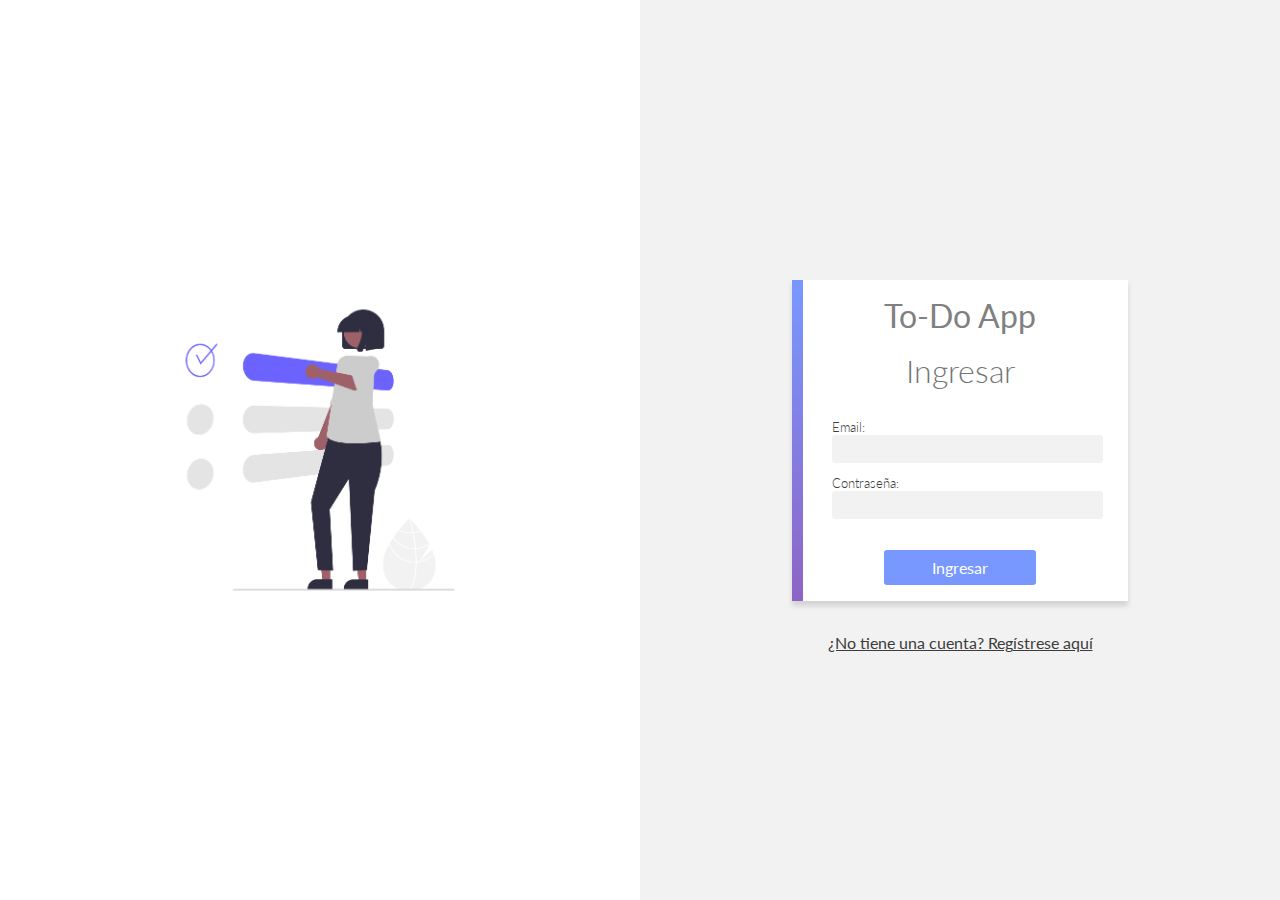
<file: index.html>
<!DOCTYPE html>
<html lang="es">

<head>
  <meta charset="UTF-8">
  <meta http-equiv="X-UA-Compatible" content="IE=edge">
  <meta name="viewport" content="width=device-width, initial-scale=1.0">
  <title>ToDo</title>


  <!-- ------------------- libreria de iconos Fontawesome -------------------- -->
  <link rel="stylesheet" href="https://cdnjs.cloudflare.com/ajax/libs/font-awesome/5.15.3/css/all.min.css"
    integrity="sha512-iBBXm8fW90+nuLcSKlbmrPcLa0OT92xO1BIsZ+ywDWZCvqsWgccV3gFoRBv0z+8dLJgyAHIhR35VZc2oM/gI1w=="
    crossorigin="anonymous" referrerpolicy="no-referrer" />



  <!-- ---------------- estilos compartidos de login y signup ---------------- -->
  <link rel="stylesheet" href="styles/ingreso.css">

  <!-- ---------------------- logica aplicada en login ----------------------- -->
  <script src="scripts/utils.js" defer></script>
  <script src="scripts/index.js" defer></script>

</head>

<body>
  <div class="left darkSoft">
    <img src="./assets/persona-login.png" alt="">
  </div>

  <div class="right">
    <form method="post" id="formLogin">
      <div class="form-header">
        <p>To-Do App</p>
      </div>
      <h1>Ingresar</h1>


      <label>
        Email:
        <input id="inputEmail" type="text">
        <small id="errorEmail" class="error"></small>
      </label>

      <label>
        Contraseña:
        <input id="inputPassword" type="password">
          <i class="far fa-eye"></i> 
        <small id="errorPass" class="error"></small>
      </label>

      <button type="submit" id="botonLogin">Ingresar</button>

    </form>
    <div class="ingresarA">
      <a href="signup.html">¿No tiene una cuenta? Regístrese aquí</a>
    </div>
  </div>

</body>

</html>
</file>
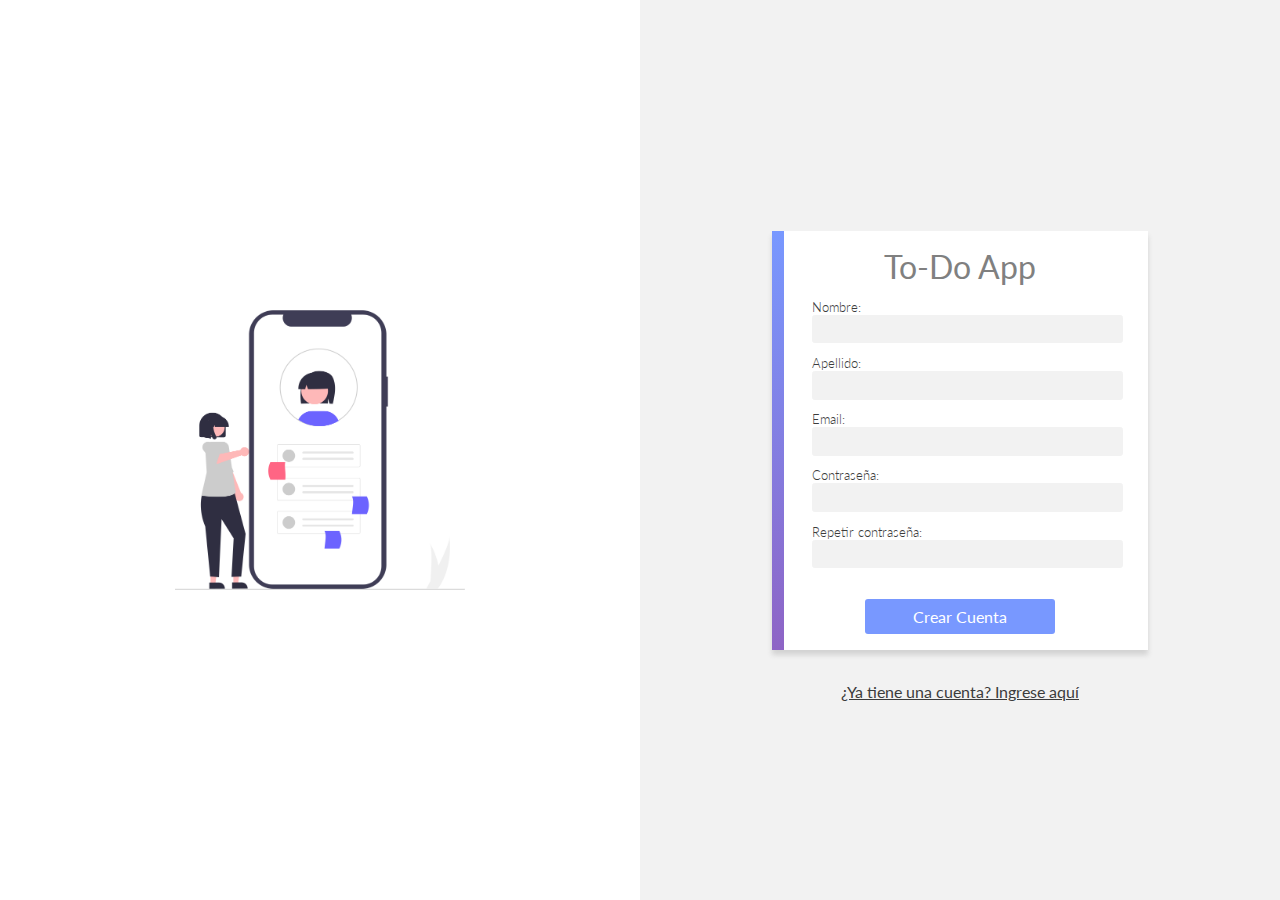
<file: signup.html>
<!DOCTYPE html>
<html lang="es">

<head>
  <meta charset="UTF-8">
  <meta http-equiv="X-UA-Compatible" content="IE=edge">
  <meta name="viewport" content="width=device-width, initial-scale=1.0">
  <title>ToDo</title>

  <!-- ---------------- estilos compartidos de login y signup ---------------- -->
  <link rel="stylesheet" href="styles/ingreso.css">

  <!-- ---------------------- logica aplicada en register -------------------- -->
  <!-- <script src="scripts/utils.js" defer></script> -->
  <script src="scripts/signup.js" defer></script>

</head>

<body>
  

  <div class="left">
    <img src="./assets/persona-signup.png" alt="">
  </div>
  <div class="right">
    <form method="post" id="formReg">
      <div class="form-header">
        <p>To-Do App</p>
      </div>
      
      <label>
        Nombre:
        <input id="inputNombre" type="text">
        <small id="errorNombre" class="error"></small>
      </label>
      <label>
        Apellido:
        <input id="inputApellido"  type="text">
        <small id="errorApellido" class="error"></small>
      </label>
      <label>
        Email:
        <input id="inputEmailReg" type="text">
        <small id="errorEmailRegistro" class="error"></small>
        <small id="errorEmailVacio" class="error"></small>
      </label>
      <label>
        Contraseña:
        <input id="crearPass" type="text">
        <small id="errorCrearPass" class="error"></small>
        <small id="validarPass" class="error"></small>
      </label>
      <label>
        Repetir contraseña:
        <input id="confirmarPass" type="password">
        <small id="errorConfirmPass" class="error"></small>
      </label>

      <button type="submit" id="botonRegistrar">Crear Cuenta</button>

    </form>
    <div class="ingresarA">
      <a href="index.html">¿Ya tiene una cuenta? Ingrese aquí</a>
    </div>
  </div>

</body>

</html>
</file>
<file: styles/ingreso.css>
@import url('./common.css');

body{
  display: flex;
}

h1 {
  color: rgb(116, 116, 116);
  font-weight: 300;
  margin: .5em 0;
}

form {
  position: relative;
  max-width: 26em;
  background-color: white;
  display: flex;
  align-items: center;
  flex-direction: column;
  margin: 2em auto;
  box-shadow: 0 5px 5px lightgrey;
  padding: 1em 2.5em;
  box-sizing: border-box;
}

form:after {
  position: absolute;
  content: '';
  width: .7em;
  height: 100%;
  top: 0;
  left: 0;
  background: linear-gradient(var(--primary), var(--secondary));
}


input {
  width: 100%;
  padding: .4em .5em;
  background-color: var(--app-grey);
  border: 1px solid var(--app-grey);
  border-radius: .2em;
}

input:focus {
  outline: none;
  border: 1px solid lightgrey;
}

label {
  width: 100%;
  font-weight: 300;
  margin-bottom: -.1em;
  margin-top: 1em;
  font-size: .8em;
}

button {
  padding: .5em 3em;
  background-color: var(--primary);
  color: white;
  margin-top: 2em;
  font-weight: 400;
  font-size: 1em;
}

.form-header {
  color: grey;
  font-size: 2em;
}
.ingresarA{
  text-align: center;
}
.left{
  width: 50%;  
  background-color: white;
  text-align: center;
  display: flex;
  align-items: center;
  justify-content: center;
}
.left img{
  width:60%;
}
.right{
  width: 50%;
  display: flex;
  flex-direction: column;
  align-items: center;
  justify-content: center;
}


.error {
  color: red; 
}

.far {
  color:rgb(116, 116, 116);
  padding-left: .2rem;
  padding-top: .3rem; 
}
</file>
